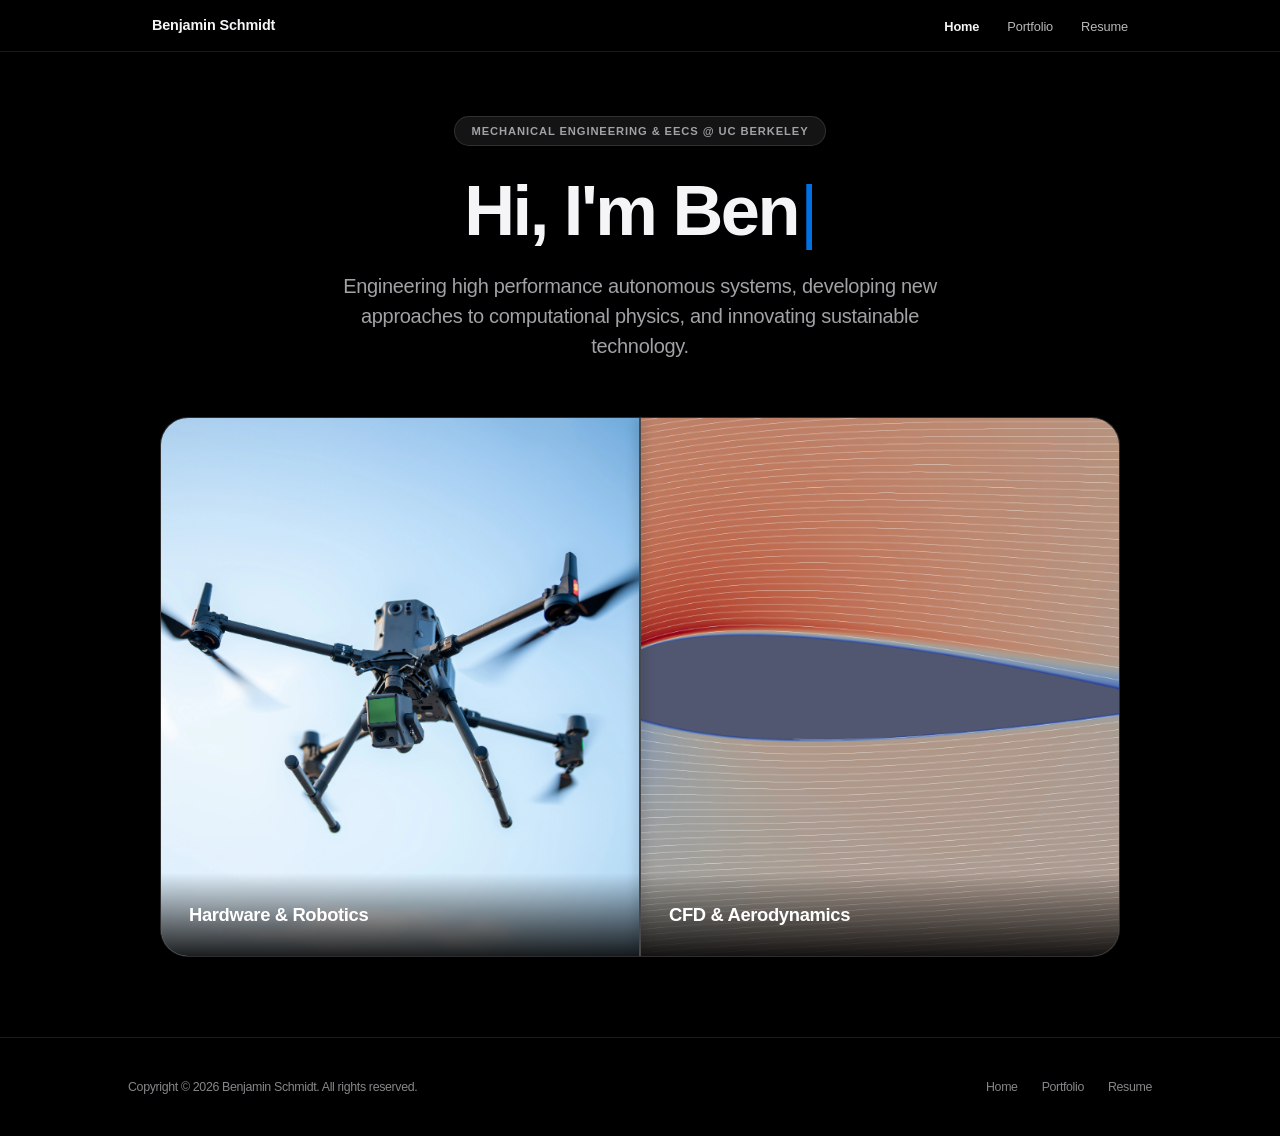
<file: index.html>
<!DOCTYPE html>
<html lang="en">

<head>
    <meta charset="UTF-8">
    <meta name="viewport" content="width=device-width, initial-scale=1.0">
    <title>Benjamin Schmidt — Mechanical Engineering &amp; EECS</title>
    <meta name="description"
        content="Personal portfolio of Benjamin Schmidt, studying Mechanical Engineering & EECS at UC Berkeley.">
    <link rel="stylesheet" href="style.css">
</head>

<body>
    <!-- Apple Translucent Navigation Bar -->
    <header class="apple-nav apple-nav-dark">
        <div class="nav-container">
            <a href="index.html" class="nav-brand">Benjamin Schmidt</a>
            <ul class="nav-menu">
                <li><a href="index.html" class="nav-link active">Home</a></li>
                <li><a href="portfolio.html" class="nav-link">Portfolio</a></li>
                <li><a href="resume.html" class="nav-link">Resume</a></li>
            </ul>
        </div>
    </header>

    <main>
        <!-- Apple Hero Section -->
        <section class="apple-hero">
            <div class="hero-wrapper">
                <div class="eyebrow-badge">MECHANICAL ENGINEERING &amp; EECS @ UC BERKELEY</div>
                <h1 class="hero-headline"><span id="typewriter"></span><span class="typing-cursor">|</span></h1>
                <p class="hero-subhead">
                    Engineering high performance autonomous systems, developing new approaches to computational physics,
                    and innovating sustainable technology.
                </p>

                <!-- Framed Glass Split Screen Hero Visual -->
                <div class="hero-showcase hero-showcase-split">
                    <!-- Left Split Pane: Autonomous Drone -->
                    <div class="split-pane">
                        <img src="drone.png" alt="High performance autonomous drone in flight">
                        <div class="split-pane-overlay">
                            <div class="overlay-title">Hardware &amp; Robotics</div>
                        </div>
                    </div>

                    <!-- Center Glass Divider -->
                    <div class="split-divider"></div>

                    <!-- Right Split Pane: CFD Airfoil -->
                    <div class="split-pane">
                        <img src="cfd_airfoil.png" alt="Computational fluid dynamics airfoil flow simulation">
                        <div class="split-pane-overlay">
                            <div class="overlay-title">CFD &amp; Aerodynamics</div>
                        </div>
                    </div>
                </div>
            </div>
        </section>
    </main>

    <!-- Apple Minimal Dark Footer -->
    <footer class="apple-footer apple-footer-dark">
        <div class="footer-container">
            <div>Copyright &copy; 2026 Benjamin Schmidt. All rights reserved.</div>
            <ul class="footer-links">
                <li><a href="index.html">Home</a></li>
                <li><a href="portfolio.html">Portfolio</a></li>
                <li><a href="resume.html">Resume</a></li>
            </ul>
        </div>
    </footer>

    <!-- Typewriter Script -->
    <script>
        document.addEventListener('DOMContentLoaded', () => {
            const text = "Hi, I'm Ben.";
            const target = document.getElementById('typewriter');
            let i = 0;
            function type() {
                if (i < text.length) {
                    target.textContent += text.charAt(i);
                    i++;
                    setTimeout(type, 100 + Math.random() * 30);
                }
            }
            setTimeout(type, 350);
        });
    </script>
</body>

</html>
</file>
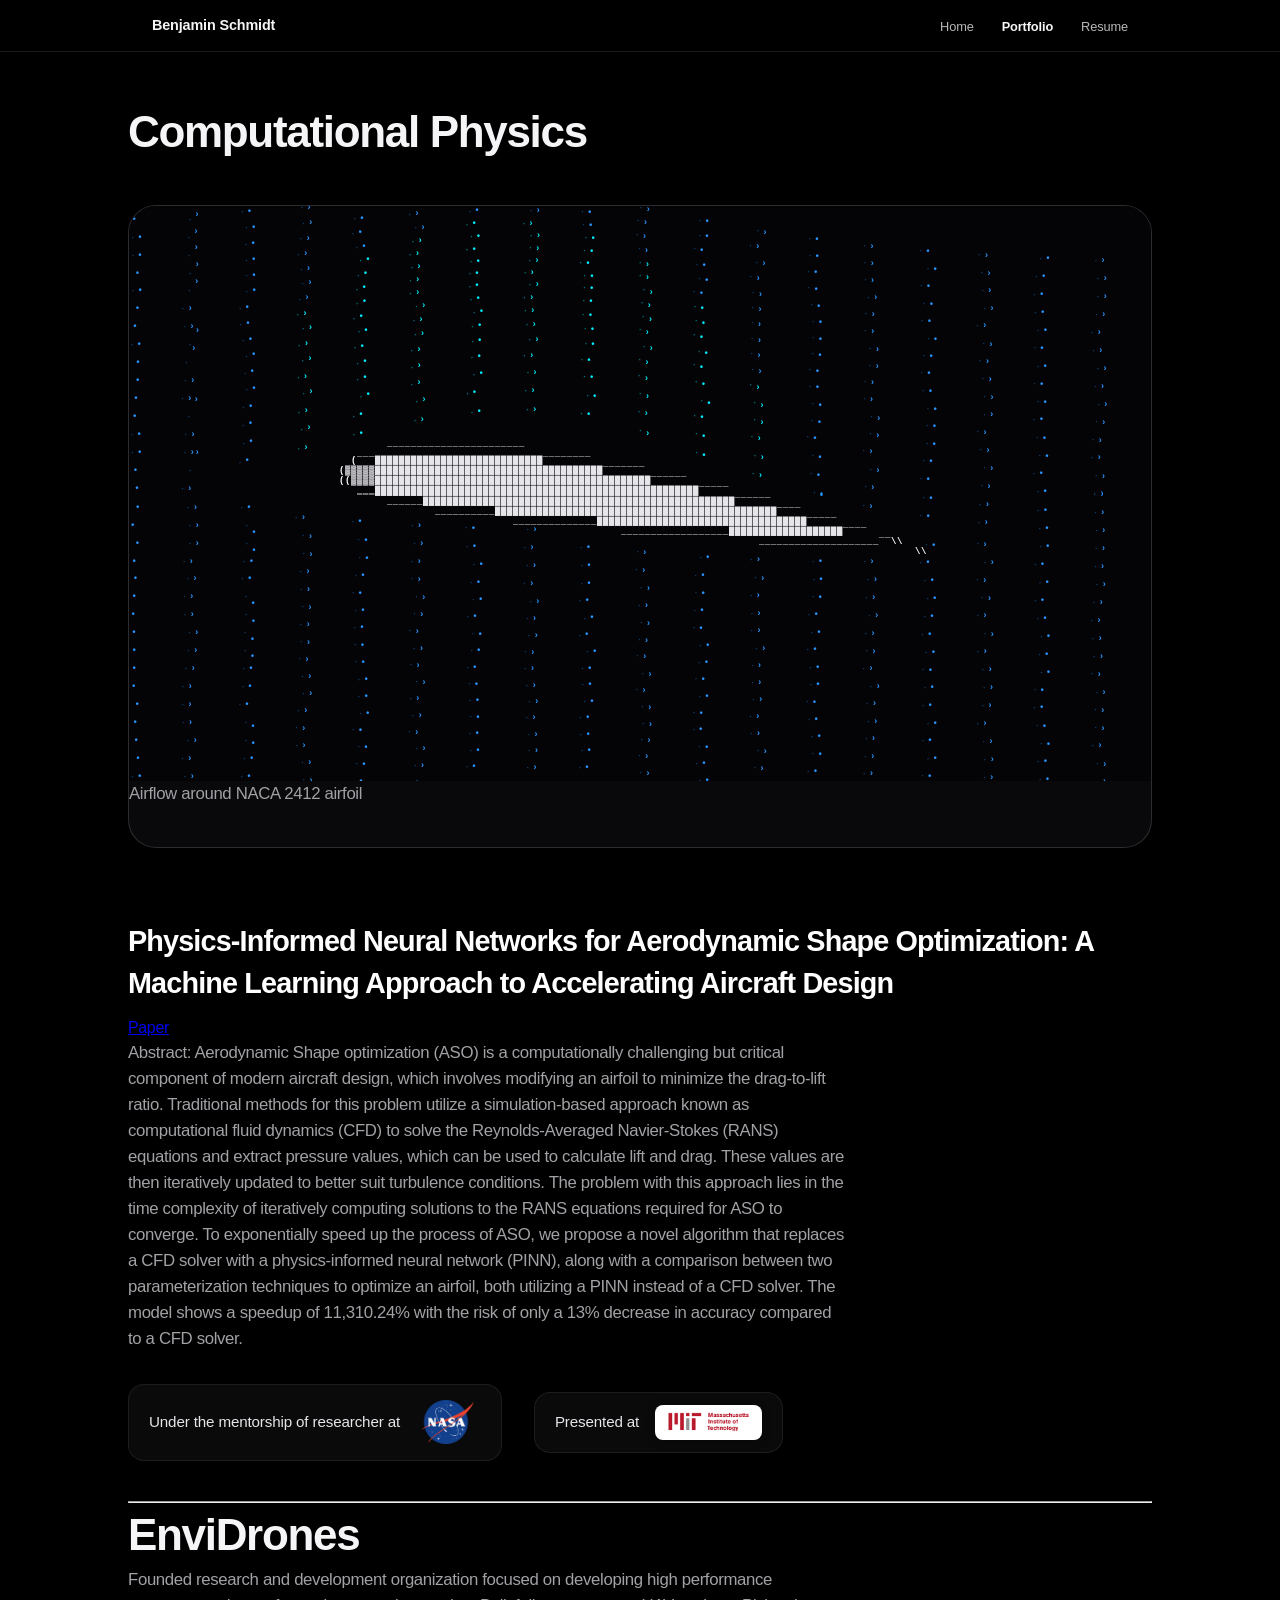
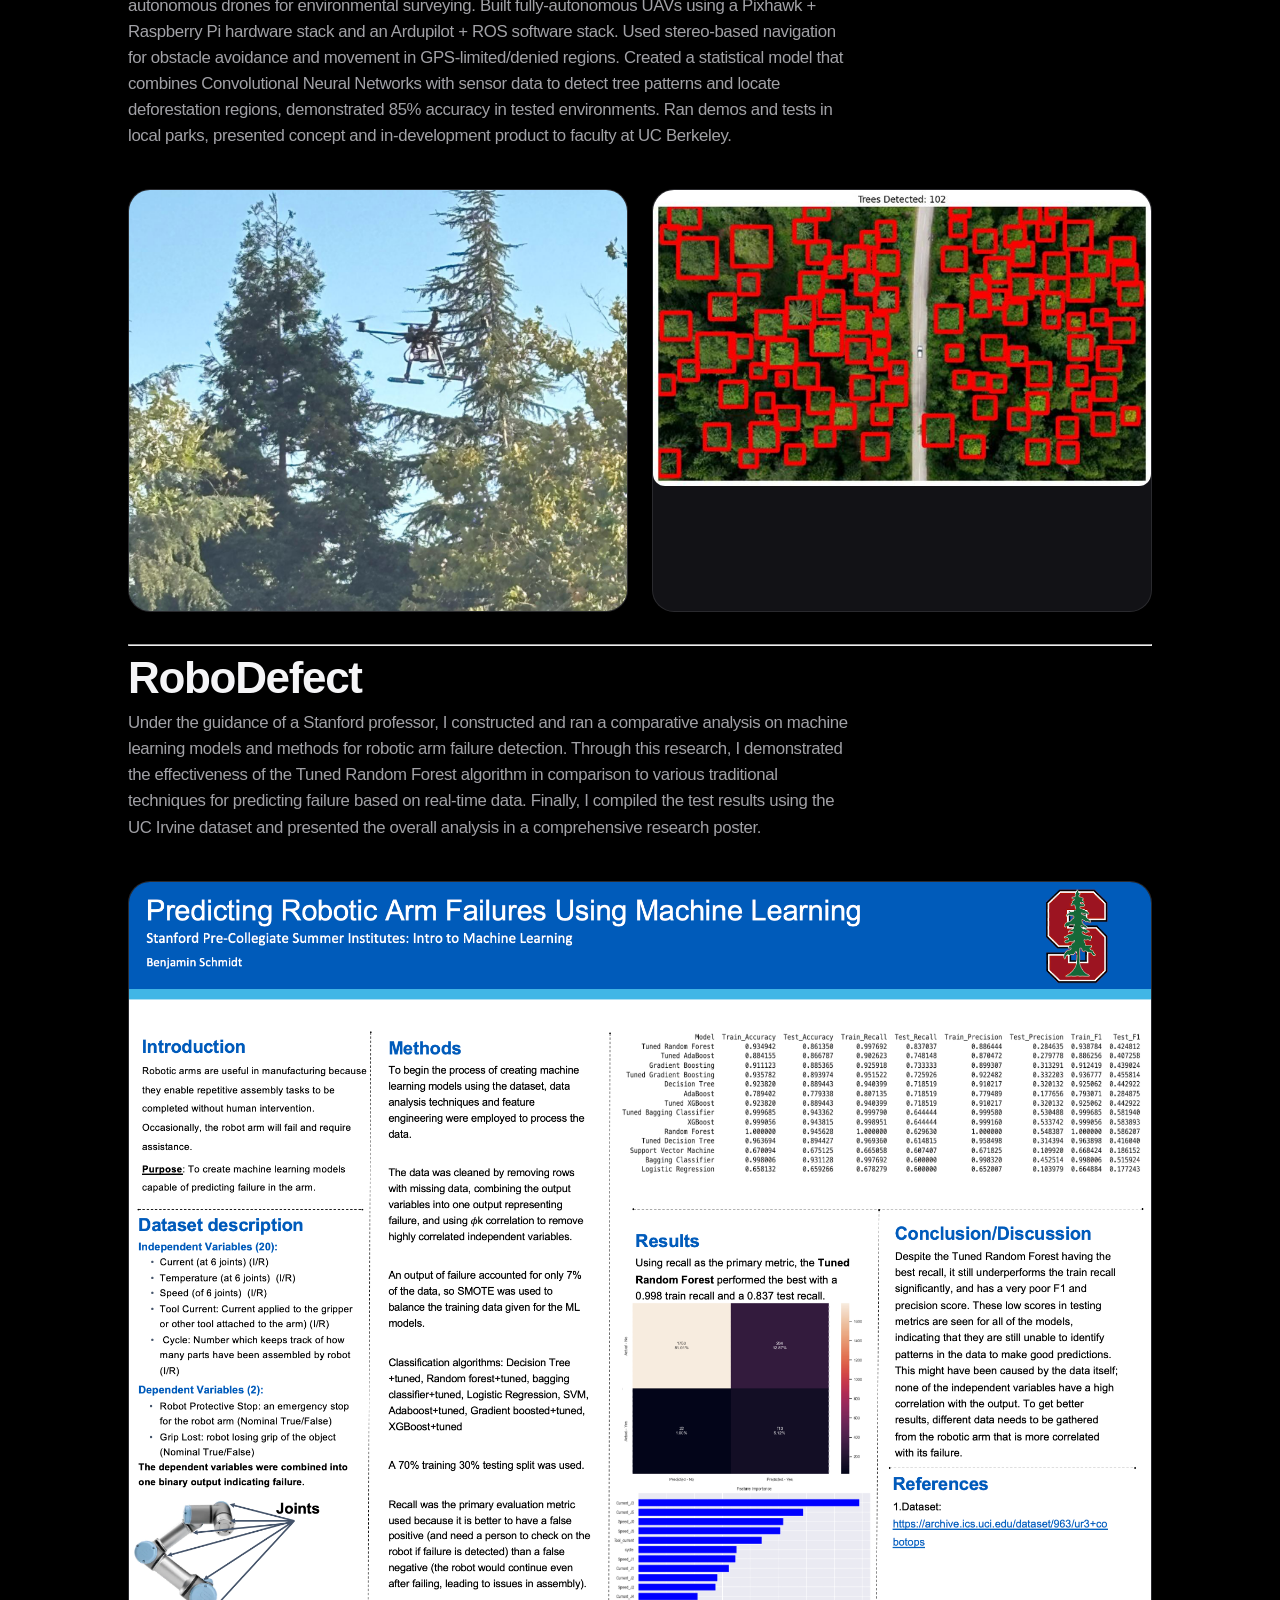
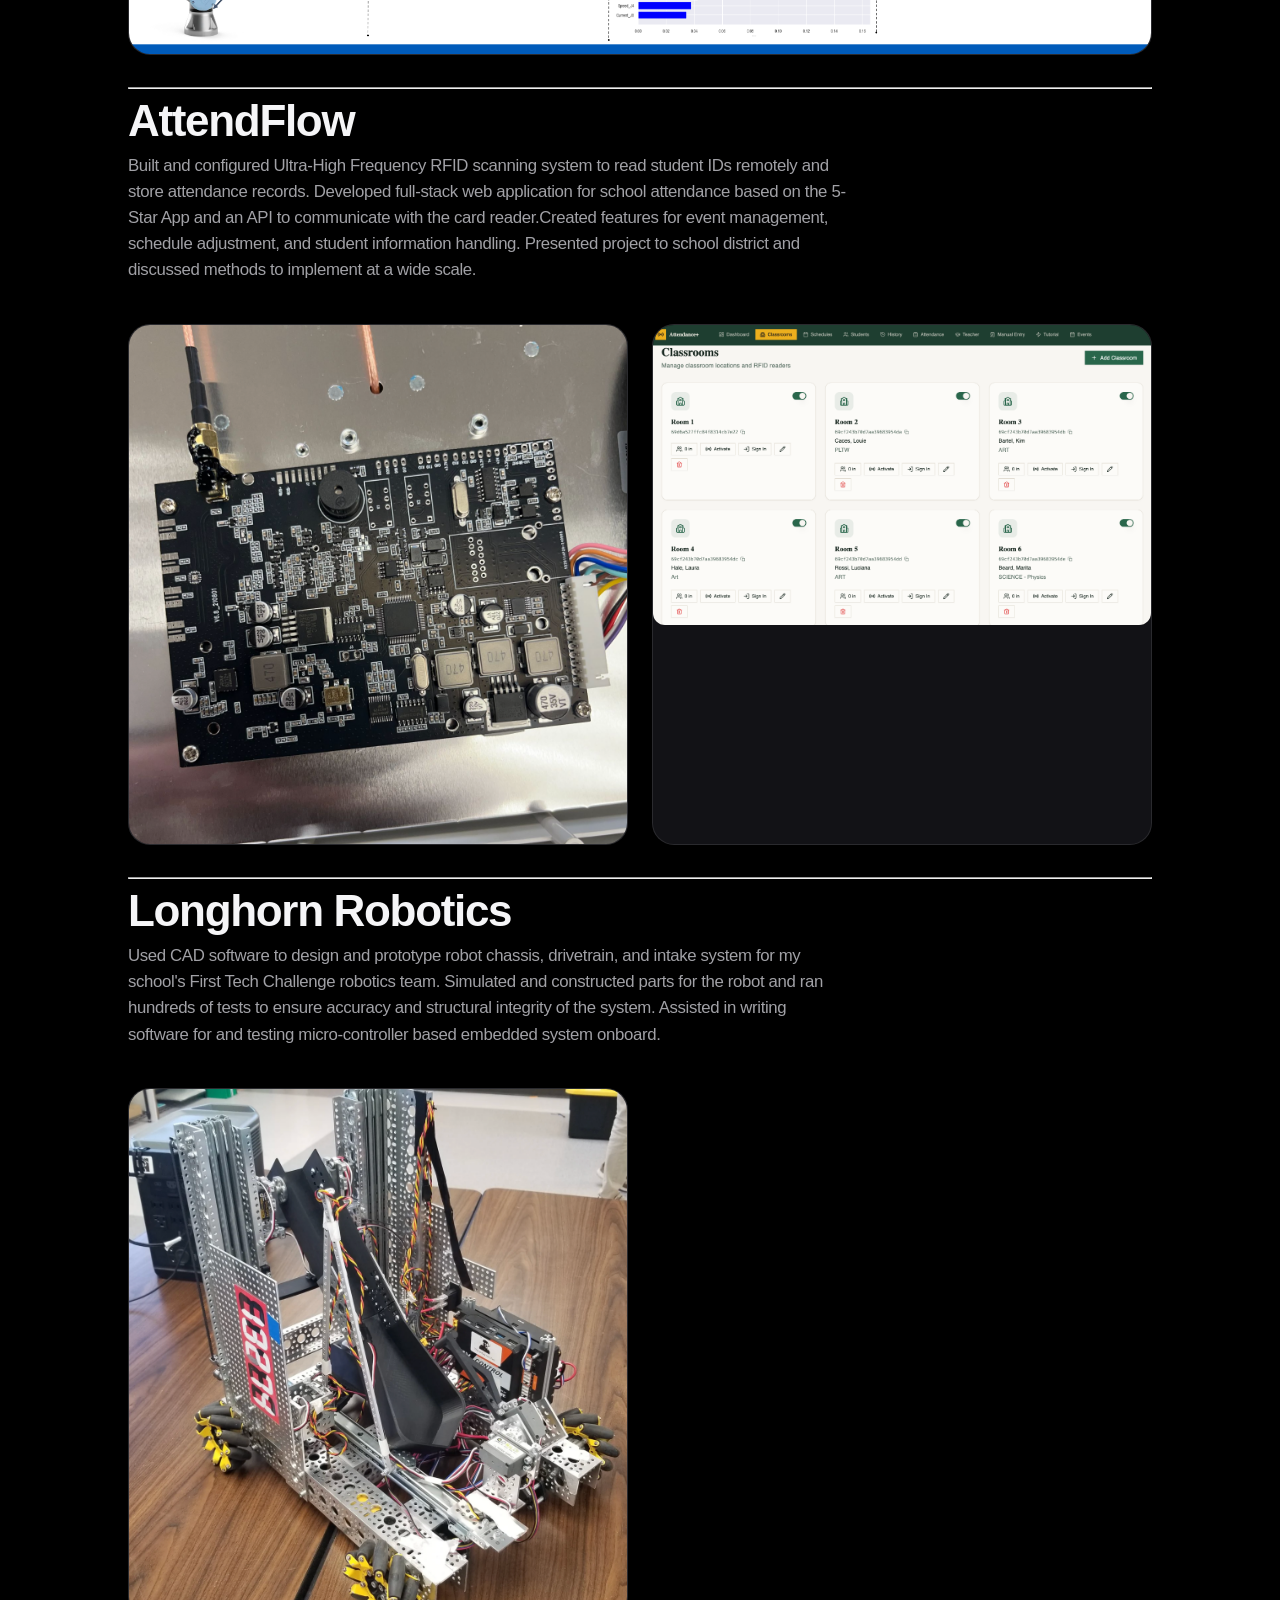
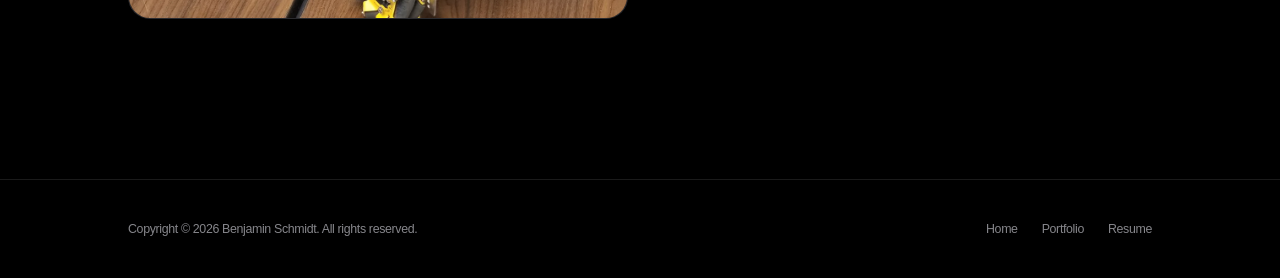
<file: portfolio.html>
<!DOCTYPE html>
<html lang="en">

<head>
    <meta charset="UTF-8">
    <meta name="viewport" content="width=device-width, initial-scale=1.0">
    <title>Portfolio — Benjamin Schmidt</title>
    <meta name="description"
        content="Aerodynamic ASCII 2D Airfoil simulation & computational engineering portfolio by Benjamin Schmidt.">
    <link rel="stylesheet" href="style.css">
</head>

<body>
    <header class="apple-nav apple-nav-dark">
        <div class="nav-container">
            <a href="index.html" class="nav-brand">Benjamin Schmidt</a>
            <ul class="nav-menu">
                <li><a href="index.html" class="nav-link">Home</a></li>
                <li><a href="portfolio.html" class="nav-link active">Portfolio</a></li>
                <li><a href="resume.html" class="nav-link">Resume</a></li>
            </ul>
        </div>
    </header>

    <main class="apple-page-main">
        <div class="section-container">
            <div class="apple-page-header">

                <h1 class="apple-page-title">Computational Physics</h1>

                </p>
            </div>

            <div class="ascii-showcase-card">
                <div class="ascii-viewport-wrapper" id="canvasContainer">
                    <canvas id="asciiCanvas" class="ascii-canvas"></canvas>
                </div>
                <div class="sample-info-header">
                    <p class="sample-info-desc">
                        Airflow around NACA 2412 airfoil
                    </p>
                </div>
            </div>
            <section class="sample-info-section">
                <div class="sample-info-header">

                    <h4 class="sample-info-title">Physics-Informed Neural Networks for Aerodynamic Shape Optimization: A
                        Machine Learning Approach to Accelerating Aircraft Design
                    </h4> <a href="https://ieeexplore.ieee.org/document/11533008" target="_blank"
                        class="sample-info-header-link">Paper</a>
                    <p class="sample-info-desc">
                        Abstract: Aerodynamic Shape optimization (ASO) is a computationally challenging but critical
                        component of modern aircraft design, which involves modifying an airfoil to minimize the
                        drag-to-lift ratio. Traditional methods for this problem utilize a simulation-based approach
                        known as computational fluid dynamics (CFD) to solve the Reynolds-Averaged Navier-Stokes
                        (RANS) equations and extract pressure values, which can be used to calculate lift and drag.
                        These values are then iteratively updated to better suit turbulence conditions. The problem
                        with this approach lies in the time complexity of iteratively computing solutions to the
                        RANS equations required for ASO to converge. To exponentially speed up the process of ASO,
                        we propose a novel algorithm that replaces a CFD solver with a physics-informed neural
                        network (PINN), along with a comparison between two parameterization techniques to optimize
                        an airfoil, both utilizing a PINN instead of a CFD solver. The model shows a speedup of
                        11,310.24% with the risk of only a 13% decrease in accuracy compared to a CFD solver.
                    </p>
                    <div class="sample-info-affiliations">
                        <div class="affiliation-item">
                            <span class="affiliation-text">Under the mentorship of researcher at</span>
                            <div class="affiliation-logo-wrapper">
                                <img src="nasa_logo.png" alt="NASA Logo" class="affiliation-logo nasa-logo">
                            </div>
                        </div>
                        <div class="affiliation-item">
                            <span class="affiliation-text">Presented at</span>
                            <div class="affiliation-logo-wrapper logo-mit-bg">
                                <img src="mit_logo.png" alt="MIT Logo" class="affiliation-logo mit-logo">
                            </div>
                        </div>
                    </div>
                </div>
                <hr class="section-divider">

                <!-- EnviDrones Title Section -->


                <div class="apple-page-header">
                    <h1 class="apple-page-title">EnviDrones</h1>
                    <p class="sample-info-desc">
                        Founded research and development organization focused on developing high performance autonomous
                        drones for environmental surveying. Built fully-autonomous UAVs using a Pixhawk + Raspberry Pi hardware stack and an Ardupilot + ROS software stack. Used stereo-based navigation for obstacle avoidance and movement in GPS-limited/denied regions. Created a statistical model that combines Convolutional
                        Neural Networks with sensor data to detect tree patterns and locate deforestation regions, demonstrated 85% accuracy in tested environments. Ran demos and tests in local parks, presented concept and
                        in-development product to faculty at UC Berkeley.
                    </p>
                </div>

                <div class="sample-info-grid" style="margin-bottom: 2rem;">
                    <div class="info-card" style="padding: 0; overflow: hidden;">
                        <img src="dronephoto.png" alt="Drone"
                            style="width: 100%; height: auto; display: block; border-radius: 12px;">
                    </div>
                    <div class="info-card" style="padding: 0; overflow: hidden;">
                        <img src="ML_model.jpg" alt="ML"
                            style="width: 100%; height: auto; display: block; border-radius: 12px;">
                    </div>
                </div>

                <hr class="section-divider">

                <!-- RoboDefect Title Section -->
                <div class="apple-page-header">
                    <h1 class="apple-page-title">RoboDefect</h1>
                    <p class="sample-info-desc">
                        Under the guidance of a Stanford professor, I constructed and ran a comparative analysis on
                        machine learning models and methods for robotic arm failure detection. Through this research, I
                        demonstrated the effectiveness of the Tuned Random Forest algorithm in comparison to various
                        traditional techniques for predicting failure based on real-time data. Finally, I compiled the
                        test results using the UC Irvine dataset and presented the overall analysis in a comprehensive
                        research poster.
                    </p>
                </div>

                <!-- RoboDefect Photo Box (Larger size container) -->
                <div class="sample-info-grid" style="margin-bottom: 2rem; grid-template-columns: 1fr;">
                    <div class="info-card" style="padding: 0; overflow: hidden; min-height: 450px;">
                        <img src="poster.png" alt="RoboDefect Research Poster"
                            style="width: 100%; height: 100%; object-fit: cover; display: block; border-radius: 12px;">
                    </div>
                </div>
                <hr class="section-divider">



                <div class="apple-page-header">
                    <h1 class="apple-page-title">AttendFlow</h1>
                    <p class="sample-info-desc">
                        Built and configured Ultra-High Frequency RFID scanning system to read student IDs remotely and
                        store attendance records. Developed full-stack web application for school attendance based on
                        the 5-Star App and an API to communicate with the card reader.Created features for event
                        management, schedule adjustment, and student information handling. Presented project to school
                        district and discussed methods to implement at a wide scale.
                    </p>
                </div>

                <div class="sample-info-grid" style="margin-bottom: 2rem;">
                    <div class="info-card" style="padding: 0; overflow: hidden;">
                        <img src="CircuitBoard.png" alt="Circuit Board"
                            style="width: 100%; height: auto; display: block; border-radius: 12px;">
                    </div>
                    <div class="info-card" style="padding: 0; overflow: hidden;">
                        <img src="AttendApp.png" alt="Attendance App"
                            style="width: 100%; height: auto; display: block; border-radius: 12px;">
                    </div>
                </div>
                <hr class="section-divider">
                <div class="apple-page-header">
                    <h1 class="apple-page-title">Longhorn Robotics</h1>
                    <p class="sample-info-desc">
                        Used CAD software to design and prototype robot chassis, drivetrain, and intake system for my
                        school's First Tech Challenge robotics team. Simulated and constructed parts for the robot and
                        ran hundreds of tests to ensure accuracy and structural integrity of the system. Assisted in
                        writing software for and testing micro-controller based embedded system onboard.

                    </p>
                </div>

                <div class="sample-info-grid" style="margin-bottom: 2rem;">
                    <div class="info-card" style="padding: 0; overflow: hidden;">
                        <img src="robot.png" alt="Robot"
                            style="width: 100%; height: auto; display: block; border-radius: 12px;">
                    </div>
                </div>
            </section>
        </div>
    </main>

    <footer class="apple-footer apple-footer-dark">
        <div class="footer-container">
            <div>Copyright &copy; 2026 Benjamin Schmidt. All rights reserved.</div>
            <ul class="footer-links">
                <li><a href="index.html">Home</a></li>
                <li><a href="portfolio.html">Portfolio</a></li>
                <li><a href="resume.html">Resume</a></li>
            </ul>
        </div>
    </footer>

    <script>
        class DecorativeNaca2412Engine {
            constructor(canvas) {
                this.canvas = canvas;
                this.ctx = canvas.getContext('2d');

                // Fixed Parameters
                this.alpha = 7.5; // Fixed 7.5 deg Angle of Attack
                this.numStreamlines = 32; // 32 continuous streamline channels
                this.particlesPerStreamline = 18; // 18 flowing points per streamline
                this.particles = [];

                this.cellW = 6;
                this.cellH = 10;
                this.cols = 0;
                this.rows = 0;

                this.init();
            }

            init() {
                this.resize();
                window.addEventListener('resize', () => this.resize());
                this.initParticles();
                this.animate();
            }

            resize() {
                const container = this.canvas.parentElement;
                const dpr = Math.min(window.devicePixelRatio || 1, 2);
                const rect = container.getBoundingClientRect();

                this.canvas.width = rect.width * dpr;
                this.canvas.height = rect.height * dpr;

                // High-density Monospace Grid metrics (6px x 10px) for wing body
                this.cellW = Math.max(5, Math.floor(6 * dpr));
                this.cellH = Math.max(9, Math.floor(10 * dpr));
                this.cols = Math.floor(this.canvas.width / this.cellW);
                this.rows = Math.floor(this.canvas.height / this.cellH);

                this.initParticles();
            }

            initParticles() {
                this.particles = [];
                for (let s = 0; s < this.numStreamlines; s++) {
                    const basePy = (s + 0.5) * (this.canvas.height / this.numStreamlines);
                    for (let p = 0; p < this.particlesPerStreamline; p++) {
                        const offsetPx = (p / this.particlesPerStreamline) * this.canvas.width;
                        this.particles.push({
                            streamlineIndex: s,
                            basePy: basePy,
                            px: (offsetPx + Math.random() * 8) % this.canvas.width,
                            speed: (0.42 + Math.random() * 0.05) * (this.canvas.width / 1000),
                            glyph: (p % 2 === 0) ? '•' : '›'
                        });
                    }
                }
            }

            // High-Resolution NACA 2412 Airfoil Geometry (m=0.02, p=0.4, t=0.12)
            sampleNaca2412(px, py) {
                const cx = this.canvas.width * 0.35;
                const cy = this.canvas.height * 0.50;
                const chord = this.canvas.width * 0.58; // Takes up 58% of canvas space!

                const relX = px - cx;
                const relY = py - cy;

                const rad = (this.alpha * Math.PI) / 180;
                // Rotate coordinates by 7.5 deg Angle of Attack
                const rotX = relX * Math.cos(rad) + relY * Math.sin(rad);
                const rotY = -relX * Math.sin(rad) + relY * Math.cos(rad);

                // Normalized chord coordinate (0 = LE, 1 = TE)
                const xc = rotX / chord + 0.25;
                if (xc < 0 || xc > 1.0) {
                    return { isInside: false, isBorder: false, xc: -1 };
                }

                const m = 0.02;
                const p = 0.4;
                const t = 0.12;

                // NACA Thickness Distribution
                const yt = 5 * t * (
                    0.2969 * Math.sqrt(xc) -
                    0.1260 * xc -
                    0.3516 * Math.pow(xc, 2) +
                    0.2843 * Math.pow(xc, 3) -
                    0.1015 * Math.pow(xc, 4)
                ) * chord;

                // NACA 2412 Camber Line
                let yc = 0;
                if (xc < p) {
                    yc = (m / (p * p)) * (2 * p * xc - xc * xc) * chord;
                } else {
                    yc = (m / Math.pow(1 - p, 2)) * ((1 - 2 * p) + 2 * p * xc - xc * xc) * chord;
                }

                const upperY = -yc - yt;
                const lowerY = -yc + yt;

                const isInside = rotY >= upperY && rotY <= lowerY;
                const distUpper = Math.abs(rotY - upperY);
                const distLower = Math.abs(rotY - lowerY);
                const minDist = Math.min(distUpper, distLower);
                const isBorder = minDist < (this.cellH * 0.80);

                return { isInside, isBorder, xc, rotY, upperY, lowerY, distUpper, distLower };
            }

            // Infinitely Smooth C-Infinity Aerodynamic Streamline Physics
            getSmoothStreamlinePos(px, basePy) {
                const cx = this.canvas.width * 0.35;
                const cy = this.canvas.height * 0.50;
                const chord = this.canvas.width * 0.58;

                const relX = (px - cx) / chord;
                const relY = (basePy - cy) / chord;

                let defY = 0;
                let speedBoost = 1.0;

                // Upper Suction Surface Deflection (Smooth Gaussian Curve)
                if (relY < 0 && relX > -0.5 && relX < 0.9) {
                    const crestDistX = relX - 0.05;
                    const crestDistY = relY * 1.5 + 0.1;
                    const crestBoost = Math.exp(-(crestDistX * crestDistX * 5.0 + crestDistY * crestDistY * 3.5));
                    defY -= crestBoost * (this.canvas.height * 0.14);
                    speedBoost += crestBoost * 0.65;
                }
                // Lower Pressure Surface Deflection (Smooth Compression)
                else if (relY >= 0 && relX > -0.4 && relX < 0.8) {
                    const lowerDistX = relX - 0.1;
                    const lowerDistY = relY * 1.5 - 0.1;
                    const compression = Math.exp(-(lowerDistX * lowerDistX * 4.5 + lowerDistY * lowerDistY * 3.0));
                    defY += compression * (this.canvas.height * 0.04);
                    speedBoost *= (1 - compression * 0.15);
                }

                // Downwash Deflection past Trailing Edge (Smooth Rational Sigmoid)
                if (relX > 0.20) {
                    const wakeX = relX - 0.20;
                    const downwash = (wakeX / (wakeX + 0.55)) * (this.canvas.height * 0.12);
                    defY += downwash;
                }

                return { py: basePy + defY, speedBoost };
            }

            updateParticles() {
                if (this.isPaused) return;

                for (const p of this.particles) {
                    const flow = this.getSmoothStreamlinePos(p.px, p.basePy);

                    // Continuous floating-point horizontal advancement
                    p.px += p.speed * flow.speedBoost * 2.2;

                    // Continuous wrap-around to restart along the exact same streamline
                    if (p.px >= this.canvas.width) {
                        p.px = 0;
                    }
                }
            }

            render() {
                // Dark obsidian canvas background
                this.ctx.fillStyle = '#040406';
                this.ctx.fillRect(0, 0, this.canvas.width, this.canvas.height);

                const fontSize = Math.floor(this.cellH * 0.95);
                this.ctx.font = `600 ${fontSize}px ui-monospace, SFMono-Regular, Menlo, Consolas, monospace`;
                this.ctx.textBaseline = 'top';

                // 1. RENDER SOLID HIGH-RESOLUTION NACA 2412 AIRFOIL WING BODY
                for (let r = 0; r < this.rows; r++) {
                    for (let c = 0; c < this.cols; c++) {
                        const px = (c + 0.5) * this.cellW;
                        const py = (r + 0.5) * this.cellH;
                        const sample = this.sampleNaca2412(px, py);

                        if (sample.isInside) {
                            let ch = '';
                            let color = '';

                            if (sample.isBorder) {
                                if (sample.xc < 0.03) ch = '(';
                                else if (sample.xc > 0.94) ch = '\\';
                                else if (sample.distUpper < sample.distLower) ch = '¯';
                                else ch = '_';
                                color = '#ffffff';
                            } else {
                                ch = sample.xc < 0.06 ? '▓' : '█';
                                color = '#e5e5ea';
                            }

                            if (ch) {
                                this.ctx.fillStyle = color;
                                this.ctx.fillText(ch, c * this.cellW, r * this.cellH);
                            }
                        }
                    }
                }

                // 2. RENDER STREAMLINE FLOW PARTICLES (SUB-PIXEL CONTINUOUS FLOATING-POINT MOTION)
                for (const p of this.particles) {
                    const flow = this.getSmoothStreamlinePos(p.px, p.basePy);
                    const py = flow.py;

                    // Don't draw flow particles if they pass directly through the solid wing body
                    const sample = this.sampleNaca2412(p.px, py);
                    if (sample.isInside) continue;

                    // Main flowing point
                    const color = flow.speedBoost > 1.25 ? '#00f0ff' : '#2997ff';
                    this.ctx.fillStyle = color;
                    this.ctx.fillText(p.glyph, p.px, py);

                    // Subtle trailing point dot
                    const trailPx = p.px - this.cellW * 1.2;
                    if (trailPx > 0) {
                        const trailFlow = this.getSmoothStreamlinePos(trailPx, p.basePy);
                        const trailColor = flow.speedBoost > 1.25
                            ? 'rgba(0, 240, 255, 0.45)'
                            : 'rgba(41, 151, 255, 0.35)';
                        this.ctx.fillStyle = trailColor;
                        this.ctx.fillText('·', trailPx, trailFlow.py);
                    }
                }
            }

            animate() {
                this.updateParticles();
                this.render();
                requestAnimationFrame(() => this.animate());
            }
        }

        // Initialize Decorative Engine on DOM Ready
        document.addEventListener('DOMContentLoaded', () => {
            const canvas = document.getElementById('asciiCanvas');
            if (canvas) {
                new DecorativeNaca2412Engine(canvas);
            }
        });
    </script>
</body>

</html>
</file>
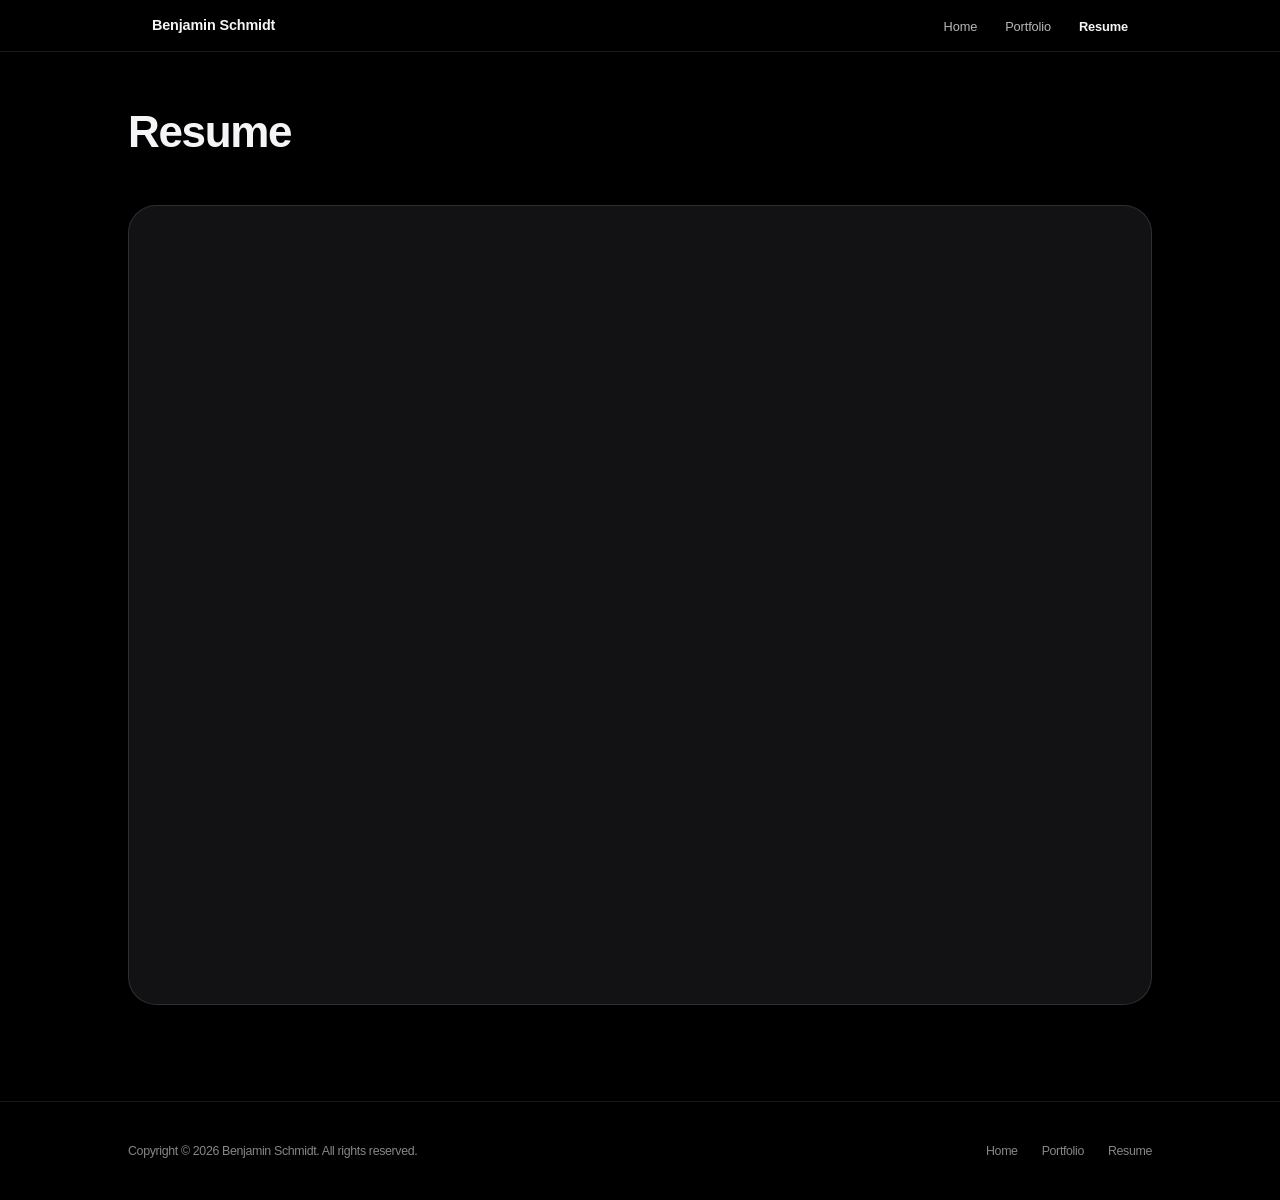
<file: resume.html>
<!DOCTYPE html>
<html lang="en">

<head>
    <meta charset="UTF-8">
    <meta name="viewport" content="width=device-width, initial-scale=1.0">
    <title>Resume | Benjamin Schmidt</title>
    <meta name="description" content="Resume of Benjamin Schmidt.">
    <link rel="stylesheet" href="style.css">
</head>

<body>
    <header class="apple-nav apple-nav-dark">
        <div class="nav-container">
            <a href="index.html" class="nav-brand">Benjamin Schmidt</a>
            <ul class="nav-menu">
                <li><a href="index.html" class="nav-link">Home</a></li>
                <li><a href="portfolio.html" class="nav-link">Portfolio</a></li>
                <li><a href="resume.html" class="nav-link active">Resume</a></li>
            </ul>
        </div>
    </header>

    <main class="apple-page-main">
        <div class="section-container">
            <div class="apple-page-header">
                <h1 class="apple-page-title">Resume</h1>
            </div>

            <div class="apple-frosted-card" style="padding: 0; overflow: hidden; height: 800px;">
                <object data="resume.pdf" type="application/pdf" width="100%" height="100%">
                    <iframe src="resume.pdf" width="100%" height="100%" style="border: none;">
                        <p class="apple-placeholder-text">
                            Your browser does not support embedded PDFs.
                            <a href="resume.pdf" download style="color: #2997ff;">Download the Resume PDF</a> instead.
                        </p>
                    </iframe>
                </object>
            </div>
        </div>
    </main>

    <footer class="apple-footer apple-footer-dark">
        <div class="footer-container">
            <div>Copyright &copy; 2026 Benjamin Schmidt. All rights reserved.</div>
            <ul class="footer-links">
                <li><a href="index.html">Home</a></li>
                <li><a href="portfolio.html">Portfolio</a></li>
                <li><a href="resume.html">Resume</a></li>
            </ul>
        </div>
    </footer>
</body>

</html>
</file>
<file: style.css>
/* Apple UI Design System */
:root {
    --apple-font: -apple-system, BlinkMacSystemFont, "SF Pro Display", "SF Pro Text", "Helvetica Neue", Helvetica, Arial, sans-serif;
    --apple-bg-dark: #000000;
    --apple-bg-dark-secondary: #0c0c0e;
    --apple-bg-light: #f5f5f7;
    --apple-card-bg: #ffffff;
    --apple-card-dark: #1c1c1e;
    --apple-text-dark: #1d1d1f;
    --apple-text-muted: #86868b;
    --apple-text-light: #f5f5f7;
    --apple-text-light-muted: #a1a1a6;
    --apple-blue: #0071e3;
    --apple-blue-hover: #0077ed;
    --apple-border-light: rgba(0, 0, 0, 0.08);
    --apple-border-dark: rgba(255, 255, 255, 0.12);
    --apple-shadow: 0 4px 20px rgba(0, 0, 0, 0.04);
    --apple-shadow-hover: 0 12px 36px rgba(0, 0, 0, 0.08);
    --apple-shadow-hero: 0 24px 60px rgba(0, 0, 0, 0.5);
    --apple-nav-height: 52px;
}

*,
*::before,
*::after {
    margin: 0;
    padding: 0;
    box-sizing: border-box;
}

html {
    scroll-behavior: smooth;
    font-size: 16px;
}

body {
    font-family: var(--apple-font);
    background-color: var(--apple-bg-dark);
    color: var(--apple-text-light);
    line-height: 1.47059;
    letter-spacing: -0.022em;
    -webkit-font-smoothing: antialiased;
    -moz-osx-font-smoothing: grayscale;
}

/* Translucent Apple Navigation Bar */
.apple-nav {
    position: fixed;
    top: 0;
    left: 0;
    right: 0;
    height: var(--apple-nav-height);
    z-index: 9999;
    transition: background-color 0.3s ease, border-color 0.3s ease;
}

.apple-nav-dark {
    background: rgba(0, 0, 0, 0.72);
    -webkit-backdrop-filter: saturate(180%) blur(20px);
    backdrop-filter: saturate(180%) blur(20px);
    border-bottom: 1px solid rgba(255, 255, 255, 0.1);
    color: var(--apple-text-light);
}

.apple-nav-light {
    background: rgba(255, 255, 255, 0.8);
    -webkit-backdrop-filter: saturate(180%) blur(20px);
    backdrop-filter: saturate(180%) blur(20px);
    border-bottom: 1px solid rgba(0, 0, 0, 0.08);
    color: var(--apple-text-dark);
}

.nav-container {
    max-width: 1024px;
    height: 100%;
    margin: 0 auto;
    padding: 0 1.5rem;
    display: flex;
    justify-content: space-between;
    align-items: center;
}

.nav-brand {
    font-size: 0.9rem;
    font-weight: 600;
    letter-spacing: -0.01em;
    text-decoration: none;
    color: inherit;
    transition: opacity 0.2s ease;
}

.nav-brand:hover {
    opacity: 0.7;
}

.nav-menu {
    display: flex;
    align-items: center;
    gap: 1.75rem;
    list-style: none;
}

.nav-link {
    font-size: 0.8rem;
    font-weight: 400;
    letter-spacing: -0.01em;
    text-decoration: none;
    color: inherit;
    opacity: 0.75;
    transition: opacity 0.2s ease, color 0.2s ease;
    padding: 0.25rem 0;
}

.nav-link:hover {
    opacity: 1;
}

.nav-link.active {
    opacity: 1;
    font-weight: 600;
}

/* Apple Hero Section (Dark Canvas Reveal) */
.apple-hero {
    position: relative;
    background-color: var(--apple-bg-dark);
    color: var(--apple-text-light);
    padding: calc(var(--apple-nav-height) + 4rem) 1.5rem 5rem;
    overflow: hidden;
}

.hero-wrapper {
    max-width: 1024px;
    margin: 0 auto;
    text-align: center;
}

.eyebrow-badge {
    display: inline-block;
    font-size: 0.7rem;
    font-weight: 600;
    text-transform: uppercase;
    letter-spacing: 0.08em;
    color: #a1a1a6;
    background: rgba(255, 255, 255, 0.08);
    border: 1px solid rgba(255, 255, 255, 0.12);
    padding: 0.35rem 1rem;
    border-radius: 9999px;
    margin-bottom: 1.75rem;
}

.hero-headline {
    font-size: clamp(2.75rem, 5.5vw, 4.75rem);
    font-weight: 700;
    line-height: 1.06;
    letter-spacing: -0.035em;
    margin-bottom: 1.25rem;
    color: #f5f5f7;
    min-height: 1.1em;
}

.typing-cursor {
    display: inline-block;
    color: var(--apple-blue);
    font-weight: 300;
    margin-left: 2px;
    animation: blinkCursor 0.9s infinite;
}

@keyframes blinkCursor {

    0%,
    100% {
        opacity: 1;
    }

    50% {
        opacity: 0;
    }
}

.hero-subhead {
    font-size: 1.25rem;
    line-height: 1.5;
    color: var(--apple-text-light-muted);
    font-weight: 400;
    max-width: 640px;
    margin: 0 auto 3.5rem;
    letter-spacing: -0.015em;
}

/* Hero Glass Showcase Card (Split Screen Option) */
.hero-showcase {
    position: relative;
    max-width: 960px;
    margin: 0 auto;
    border-radius: 28px;
    overflow: hidden;
    background: var(--apple-bg-dark-secondary);
    border: 1px solid rgba(255, 255, 255, 0.14);
    box-shadow: var(--apple-shadow-hero);
    aspect-ratio: 16 / 9;
}

.hero-showcase-split {
    display: flex;
}

.split-pane {
    flex: 1;
    position: relative;
    overflow: hidden;
    height: 100%;
}

.split-pane img {
    width: 100%;
    height: 100%;
    object-fit: cover;
    display: block;
    transition: transform 0.8s cubic-bezier(0.16, 1, 0.3, 1);
}

.split-pane:hover img {
    transform: scale(1.05);
}

.split-divider {
    width: 2px;
    background: rgba(255, 255, 255, 0.25);
    z-index: 10;
    height: 100%;
    box-shadow: 0 0 12px rgba(0, 0, 0, 0.6);
    -webkit-backdrop-filter: blur(4px);
    backdrop-filter: blur(4px);
}

.split-pane-overlay {
    position: absolute;
    bottom: 0;
    left: 0;
    right: 0;
    padding: 1.75rem;
    background: linear-gradient(to top, rgba(0, 0, 0, 0.88) 0%, rgba(0, 0, 0, 0) 100%);
    text-align: left;
    z-index: 5;
    pointer-events: none;
}

.overlay-tag {
    font-size: 0.7rem;
    font-weight: 600;
    text-transform: uppercase;
    letter-spacing: 0.06em;
    color: var(--apple-blue);
    margin-bottom: 0.25rem;
}

.overlay-title {
    font-size: 1.15rem;
    font-weight: 600;
    color: #ffffff;
}

/* Apple Mission Section */
.apple-mission {
    padding: 7rem 1.5rem;
    background-color: var(--apple-bg-light);
}

.mission-container {
    max-width: 1024px;
    margin: 0 auto;
    display: grid;
    grid-template-columns: 1fr 1fr;
    gap: 4rem;
    align-items: center;
}

.mission-heading {
    font-size: clamp(2.2rem, 3.5vw, 3rem);
    font-weight: 700;
    line-height: 1.1;
    letter-spacing: -0.03em;
    color: var(--apple-text-dark);
}

.mission-body {
    font-size: 1.15rem;
    line-height: 1.6;
    color: var(--apple-text-muted);
    font-weight: 400;
}

/* Bento Box Grid Section ("What I Do") */
.apple-bento-section {
    padding: 2rem 1.5rem 8rem;
    background-color: var(--apple-bg-light);
}

.section-container {
    max-width: 1024px;
    margin: 0 auto;
}

.bento-header {
    margin-bottom: 3rem;
}

.bento-title {
    font-size: 2.5rem;
    font-weight: 700;
    letter-spacing: -0.03em;
    color: var(--apple-text-dark);
}

.bento-subtitle {
    font-size: 1.1rem;
    color: var(--apple-text-muted);
    margin-top: 0.5rem;
}

/* Bento Grid */
.bento-grid {
    display: grid;
    grid-template-columns: repeat(3, 1fr);
    gap: 1.5rem;
}

.bento-card {
    background: var(--apple-card-bg);
    border-radius: 24px;
    padding: 2.5rem;
    border: 1px solid var(--apple-border-light);
    box-shadow: var(--apple-shadow);
    transition: transform 0.35s cubic-bezier(0.16, 1, 0.3, 1), box-shadow 0.35s cubic-bezier(0.16, 1, 0.3, 1);
    display: flex;
    flex-direction: column;
    justify-content: space-between;
    min-height: 280px;
    position: relative;
    overflow: hidden;
}

.bento-card:hover {
    transform: translateY(-4px);
    box-shadow: var(--apple-shadow-hover);
}

.bento-card-wide {
    grid-column: span 2;
    background: linear-gradient(135deg, #ffffff 0%, #f8f9fa 100%);
}

.bento-card-dark {
    background: #161617;
    color: #f5f5f7;
    border-color: rgba(255, 255, 255, 0.1);
}

.bento-card-dark .bento-description {
    color: #a1a1a6;
}

.bento-icon {
    width: 44px;
    height: 44px;
    border-radius: 12px;
    background: rgba(0, 113, 227, 0.08);
    color: var(--apple-blue);
    display: flex;
    align-items: center;
    justify-content: center;
    font-size: 1.25rem;
    margin-bottom: 1.5rem;
}

.bento-card-dark .bento-icon {
    background: rgba(255, 255, 255, 0.1);
    color: #ffffff;
}

.bento-category {
    font-size: 0.725rem;
    font-weight: 600;
    text-transform: uppercase;
    letter-spacing: 0.06em;
    color: var(--apple-blue);
    margin-bottom: 0.5rem;
}

.bento-card-dark .bento-category {
    color: #2997ff;
}

.bento-card-title {
    font-size: 1.35rem;
    font-weight: 700;
    letter-spacing: -0.02em;
    color: inherit;
    margin-bottom: 0.75rem;
}

.bento-description {
    font-size: 0.95rem;
    line-height: 1.55;
    color: var(--apple-text-muted);
}

/* Blank Apple Content Card for Portfolio & Resume */
.apple-page-main {
    padding-top: calc(var(--apple-nav-height) + 3rem);
    padding-bottom: 6rem;
    min-height: 85vh;
}

.apple-page-header {
    margin-bottom: 2.5rem;
}

.apple-page-title {
    font-size: 2.75rem;
    font-weight: 700;
    letter-spacing: -0.03em;
    color: #f5f5f7;
}

.apple-frosted-card {
    background: #121215;
    border-radius: 28px;
    border: 1px solid rgba(255, 255, 255, 0.12);
    box-shadow: 0 12px 40px rgba(0, 0, 0, 0.6);
    padding: 5rem 2rem;
    text-align: center;
    min-height: 400px;
    display: flex;
    flex-direction: column;
    align-items: center;
    justify-content: center;
}

.apple-placeholder-icon {
    width: 64px;
    height: 64px;
    border-radius: 18px;
    background: rgba(255, 255, 255, 0.08);
    color: var(--apple-blue);
    border: 1px solid rgba(255, 255, 255, 0.12);
    display: flex;
    align-items: center;
    justify-content: center;
    font-size: 1.75rem;
    margin-bottom: 1.25rem;
}

.apple-placeholder-text {
    font-size: 1.1rem;
    color: #a1a1a6;
    font-weight: 400;
}

/* Apple Minimal Footer */
.apple-footer {
    padding: 2.5rem 1.5rem;
    background-color: var(--apple-bg-light);
    border-top: 1px solid var(--apple-border-light);
}

.footer-container {
    max-width: 1024px;
    margin: 0 auto;
    display: flex;
    justify-content: space-between;
    align-items: center;
    font-size: 0.775rem;
    color: var(--apple-text-muted);
}

.footer-links {
    display: flex;
    gap: 1.5rem;
    list-style: none;
}

.footer-links a {
    color: inherit;
    text-decoration: none;
    transition: color 0.2s ease;
}

.footer-links a:hover {
    color: var(--apple-text-dark);
}

.apple-footer-dark {
    background-color: var(--apple-bg-dark);
    border-top: 1px solid rgba(255, 255, 255, 0.1);
    color: var(--apple-text-light-muted);
}

.apple-footer-dark .footer-links a:hover {
    color: var(--apple-text-light);
}

/* ASCII Airfoil Visualizer & Aerodynamics Showcase */
.ascii-showcase-card {
    background: #09090c;
    border-radius: 28px;
    border: 1px solid rgba(255, 255, 255, 0.14);
    box-shadow: 0 20px 60px rgba(0, 0, 0, 0.7), inset 0 1px 0 rgba(255, 255, 255, 0.1);
    overflow: hidden;
    margin-bottom: 3.5rem;
    position: relative;
}

.ascii-header-bar {
    display: flex;
    justify-content: space-between;
    align-items: center;
    padding: 1.25rem 1.75rem;
    background: rgba(18, 18, 24, 0.85);
    -webkit-backdrop-filter: blur(12px);
    backdrop-filter: blur(12px);
    border-bottom: 1px solid rgba(255, 255, 255, 0.08);
}

.ascii-header-title {
    display: flex;
    align-items: center;
    gap: 0.75rem;
    font-size: 1.1rem;
    font-weight: 600;
    color: #f5f5f7;
    letter-spacing: -0.015em;
}

.ascii-badge {
    font-size: 0.65rem;
    font-weight: 700;
    text-transform: uppercase;
    letter-spacing: 0.08em;
    padding: 0.25rem 0.6rem;
    border-radius: 9999px;
    background: rgba(0, 113, 227, 0.2);
    color: #2997ff;
    border: 1px solid rgba(41, 151, 255, 0.3);
}

.ascii-status-indicator {
    display: flex;
    align-items: center;
    gap: 0.5rem;
    font-size: 0.75rem;
    color: var(--apple-text-light-muted);
    font-family: ui-monospace, SFMono-Regular, Menlo, Consolas, monospace;
}

.status-dot {
    width: 8px;
    height: 8px;
    border-radius: 50%;
    background-color: #30d158;
    box-shadow: 0 0 10px #30d158;
    animation: pulseDot 2s infinite;
}

@keyframes pulseDot {

    0%,
    100% {
        opacity: 1;
        transform: scale(1);
    }

    50% {
        opacity: 0.4;
        transform: scale(0.85);
    }
}

/* ASCII Canvas Viewport (Expanded Decorative Display) */
.ascii-viewport-wrapper {
    position: relative;
    width: 100%;
    aspect-ratio: 16 / 9;
    min-height: 480px;
    max-height: 640px;
    background: #040406;
    display: flex;
    align-items: center;
    justify-content: center;
    overflow: hidden;
    user-select: none;
}

.ascii-canvas {
    width: 100%;
    height: 100%;
    display: block;
    image-rendering: pixelated;
}

.telemetry-item:last-child {
    border-right: none;
}

.telemetry-label {
    font-size: 0.68rem;
    font-weight: 600;
    text-transform: uppercase;
    letter-spacing: 0.05em;
    color: var(--apple-text-light-muted);
}

.telemetry-value {
    font-size: 1.3rem;
    font-weight: 700;
    color: #ffffff;
    font-family: ui-monospace, SFMono-Regular, Menlo, Consolas, monospace;
    letter-spacing: -0.02em;
}

.telemetry-unit {
    font-size: 0.75rem;
    font-weight: 400;
    color: #86868b;
    margin-left: 0.15rem;
}

.telemetry-highlight-blue {
    color: #2997ff;
}

.telemetry-highlight-green {
    color: #30d158;
}

.telemetry-highlight-amber {
    color: #ff9500;
}

/* Control Panel */
.ascii-controls-panel {
    padding: 1.5rem 1.75rem;
    background: #0c0c10;
    display: grid;
    grid-template-columns: 1fr 1fr;
    gap: 1.5rem 2rem;
    align-items: center;
}

.control-group {
    display: flex;
    flex-direction: column;
    gap: 0.5rem;
}

.control-label-row {
    display: flex;
    justify-content: space-between;
    align-items: center;
    font-size: 0.8rem;
    font-weight: 500;
    color: var(--apple-text-light);
}

.control-value-display {
    font-size: 0.8rem;
    font-weight: 600;
    font-family: ui-monospace, SFMono-Regular, Menlo, Consolas, monospace;
    color: #2997ff;
    background: rgba(41, 151, 255, 0.12);
    padding: 0.15rem 0.5rem;
    border-radius: 4px;
}

/* Custom Range Slider */
.ascii-slider {
    -webkit-appearance: none;
    appearance: none;
    width: 100%;
    height: 6px;
    border-radius: 3px;
    background: rgba(255, 255, 255, 0.15);
    outline: none;
    transition: background 0.2s ease;
}

.ascii-slider:hover {
    background: rgba(255, 255, 255, 0.25);
}

.ascii-slider::-webkit-slider-thumb {
    -webkit-appearance: none;
    appearance: none;
    width: 18px;
    height: 18px;
    border-radius: 50%;
    background: #2997ff;
    border: 2px solid #ffffff;
    cursor: pointer;
    box-shadow: 0 2px 8px rgba(0, 0, 0, 0.4);
    transition: transform 0.15s ease, background-color 0.15s ease;
}

.ascii-slider::-webkit-slider-thumb:hover {
    transform: scale(1.15);
    background: #0077ed;
}

/* Button & Dropdown Controls */
.control-buttons-row {
    grid-column: span 2;
    display: flex;
    justify-content: space-between;
    align-items: center;
    gap: 1rem;
    padding-top: 0.75rem;
    border-top: 1px solid rgba(255, 255, 255, 0.08);
    flex-wrap: wrap;
}

.btn-toggle-group {
    display: flex;
    background: rgba(255, 255, 255, 0.06);
    padding: 0.25rem;
    border-radius: 10px;
    border: 1px solid rgba(255, 255, 255, 0.08);
}

.btn-toggle {
    background: transparent;
    border: none;
    color: #a1a1a6;
    font-size: 0.75rem;
    font-weight: 500;
    padding: 0.4rem 0.85rem;
    border-radius: 8px;
    cursor: pointer;
    transition: all 0.2s ease;
}

.btn-toggle:hover {
    color: #ffffff;
}

.btn-toggle.active {
    background: #2997ff;
    color: #ffffff;
    box-shadow: 0 2px 8px rgba(0, 113, 227, 0.4);
}

.ascii-select {
    background: rgba(255, 255, 255, 0.08);
    border: 1px solid rgba(255, 255, 255, 0.12);
    color: #ffffff;
    padding: 0.4rem 0.85rem;
    border-radius: 8px;
    font-size: 0.78rem;
    font-family: inherit;
    outline: none;
    cursor: pointer;
}

.ascii-select option {
    background: #1c1c1e;
    color: #ffffff;
}

.btn-action {
    display: inline-flex;
    align-items: center;
    gap: 0.4rem;
    background: rgba(255, 255, 255, 0.1);
    border: 1px solid rgba(255, 255, 255, 0.14);
    color: #ffffff;
    font-size: 0.78rem;
    font-weight: 500;
    padding: 0.45rem 0.95rem;
    border-radius: 8px;
    cursor: pointer;
    transition: all 0.2s ease;
}

.btn-action:hover {
    background: rgba(255, 255, 255, 0.18);
}

/* Sample Information Section */
.sample-info-section {
    padding-top: 1rem;
    padding-bottom: 2rem;
}

.sample-info-header {
    margin-bottom: 2.5rem;
    text-align: left;
}

.sample-info-eyebrow {
    font-size: 0.725rem;
    font-weight: 600;
    text-transform: uppercase;
    letter-spacing: 0.08em;
    color: #2997ff;
    margin-bottom: 0.5rem;
}

.sample-info-title {
    font-size: 1.8rem;
    font-weight: 700;
    letter-spacing: -0.03em;
    color: #ffffff;
    margin-bottom: 0.75rem;
}

.sample-info-desc {
    font-size: 1.05rem;
    color: #a1a1a6;
    max-width: 720px;
    line-height: 1.55;
}

.sample-info-affiliations {
    display: flex;
    flex-wrap: wrap;
    align-items: center;
    gap: 1.25rem 2rem;
    margin-top: 2rem;
}

.affiliation-item {
    display: flex;
    align-items: center;
    gap: 1rem;
    background: rgba(255, 255, 255, 0.04);
    border: 1px solid rgba(255, 255, 255, 0.08);
    padding: 0.75rem 1.25rem;
    border-radius: 16px;
    backdrop-filter: blur(10px);
    -webkit-backdrop-filter: blur(10px);
    transition: background 0.3s ease, border-color 0.3s ease, transform 0.3s cubic-bezier(0.16, 1, 0.3, 1);
}

.affiliation-item:hover {
    background: rgba(255, 255, 255, 0.07);
    border-color: rgba(255, 255, 255, 0.16);
    transform: translateY(-2px);
}

.affiliation-text {
    font-size: 0.95rem;
    font-weight: 500;
    color: #e5e5ea;
    letter-spacing: -0.01em;
}

.affiliation-logo-wrapper {
    display: inline-flex;
    align-items: center;
    justify-content: center;
    padding: 0.2rem 0.4rem;
}

.affiliation-logo-wrapper.logo-mit-bg {
    background: #ffffff;
    padding: 0.35rem 0.75rem;
    border-radius: 8px;
    box-shadow: 0 2px 8px rgba(0, 0, 0, 0.25);
}

.affiliation-logo {
    display: block;
    object-fit: contain;
}

.nasa-logo {
    height: 44px;
    width: auto;
}

.mit-logo {
    height: 24px;
    width: auto;
}

.sample-info-grid {
    display: grid;
    grid-template-columns: repeat(2, 1fr);
    gap: 1.5rem;
}

.info-card {
    background: #121216;
    border: 1px solid rgba(255, 255, 255, 0.1);
    border-radius: 22px;
    padding: 2rem;
    display: flex;
    flex-direction: column;
    justify-content: space-between;
    transition: transform 0.3s cubic-bezier(0.16, 1, 0.3, 1), border-color 0.3s ease, box-shadow 0.3s ease;
}

.info-card:hover {
    transform: translateY(-4px);
    border-color: rgba(255, 255, 255, 0.2);
    box-shadow: 0 12px 30px rgba(0, 0, 0, 0.5);
}

.info-card-full {
    grid-column: span 2;
}

.info-card-icon {
    width: 42px;
    height: 42px;
    border-radius: 12px;
    background: rgba(41, 151, 255, 0.12);
    color: #2997ff;
    display: flex;
    align-items: center;
    justify-content: center;
    font-size: 1.2rem;
    margin-bottom: 1.25rem;
    border: 1px solid rgba(41, 151, 255, 0.2);
}

.info-card-tag {
    font-size: 0.68rem;
    font-weight: 600;
    text-transform: uppercase;
    letter-spacing: 0.06em;
    color: #2997ff;
    margin-bottom: 0.35rem;
}

.info-card-heading {
    font-size: 1.3rem;
    font-weight: 600;
    color: #ffffff;
    letter-spacing: -0.02em;
    margin-bottom: 0.75rem;
}

.info-card-body {
    font-size: 0.925rem;
    line-height: 1.6;
    color: #a1a1a6;
    margin-bottom: 1.25rem;
}

.info-specs-list {
    list-style: none;
    display: flex;
    flex-direction: column;
    gap: 0.6rem;
    border-top: 1px solid rgba(255, 255, 255, 0.08);
    padding-top: 1rem;
    margin-top: auto;
}

.info-spec-item {
    display: flex;
    justify-content: space-between;
    font-size: 0.8rem;
}

.spec-name {
    color: #86868b;
}

.spec-value {
    color: #ffffff;
    font-family: ui-monospace, SFMono-Regular, Menlo, Consolas, monospace;
    font-weight: 600;
}

/* Responsive Media Queries */
@media (max-width: 900px) {
    .bento-grid {
        grid-template-columns: repeat(2, 1fr);
    }

    .bento-card-wide {
        grid-column: span 2;
    }

    .mission-container {
        grid-template-columns: 1fr;
        gap: 2rem;
    }

    .ascii-telemetry-bar {
        grid-template-columns: repeat(3, 1fr);
    }

    .telemetry-item:nth-child(3) {
        border-right: none;
    }

    .ascii-controls-panel {
        grid-template-columns: 1fr;
    }

    .control-buttons-row {
        grid-column: span 1;
    }

    .sample-info-grid {
        grid-template-columns: 1fr;
    }

    .info-card-full {
        grid-column: span 1;
    }
}

@media (max-width: 640px) {
    .bento-grid {
        grid-template-columns: 1fr;
    }

    .bento-card-wide {
        grid-column: span 1;
    }

    .footer-container {
        flex-direction: column;
        gap: 1rem;
        text-align: center;
    }

    .hero-showcase {
        aspect-ratio: 4 / 3;
    }

    .hero-showcase-split {
        flex-direction: column;
        aspect-ratio: auto;
        min-height: 540px;
    }

    .split-divider {
        width: 100%;
        height: 2px;
    }

    .ascii-telemetry-bar {
        grid-template-columns: repeat(2, 1fr);
    }

    .telemetry-item {
        border-right: none;
        border-bottom: 1px solid rgba(255, 255, 255, 0.06);
    }
}
</file>
